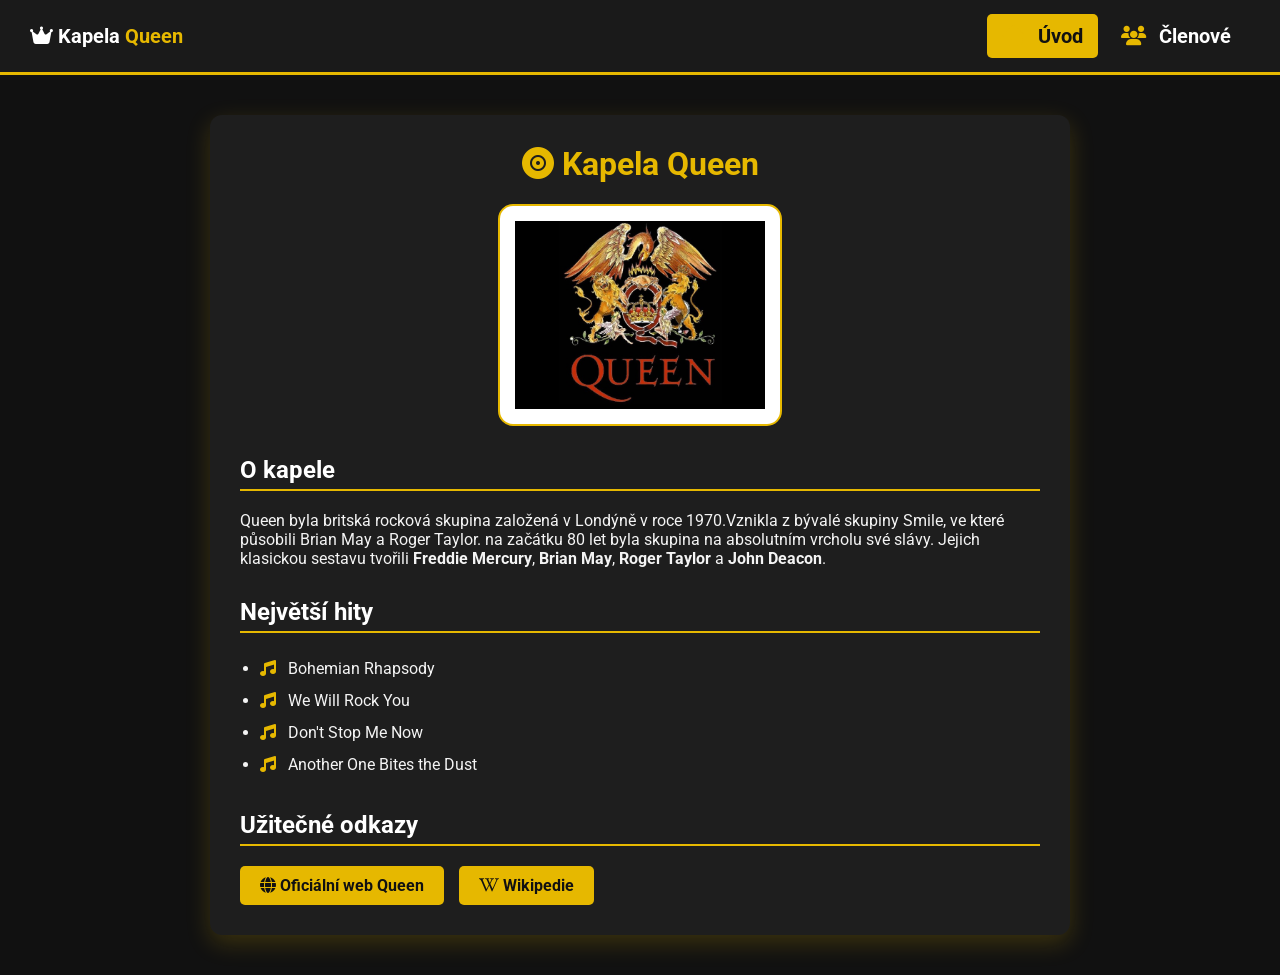
<file: index.html>
<!DOCTYPE html>
<html lang="cs">
<head>
    <meta charset="UTF-8">
    <meta name="viewport" content="width=device-width, initial-scale=1.0">
    <title>Queen - Legendární Rocková Kapela</title>

    
    <link rel="preconnect" href="https://fonts.googleapis.com">
    <link rel="preconnect" href="https://fonts.gstatic.com" crossorigin>
    <link href="https://fonts.googleapis.com/css2?family=Roboto:wght@400;700&display=swap" rel="stylesheet">

    
    <link rel="stylesheet" href="https://cdnjs.cloudflare.com/ajax/libs/font-awesome/6.5.1/css/all.min.css">

    
    <link rel="stylesheet" href="style.css">
</head>
<body>

    
    <nav id="navbar">
        <div class="logo">
            <i class="fa-solid fa-crown"></i> Kapela <span class="text-primary">Queen</span>
        </div>
        <ul>
            <li><a href="index.html" class="active"><i class="fa-solid fa-house"></i> Úvod</a></li>
            <li><a href="clenove.html"><i class="fa-solid fa-users"></i> Členové</a></li>
        </ul>
    </nav>

    
    <div class="container">
        <h1><i class="fa-solid fa-record-vinyl"></i> Kapela Queen</h1>

        
        <img src="logo.jpg" alt="Logo Queen" class="hero-img-logo">

        <h2>O kapele</h2>
        <p>Queen byla britská rocková skupina založená v Londýně v roce 1970.Vznikla z bývalé skupiny Smile, ve které působili Brian May a Roger Taylor. na začátku 80 let byla skupina na absolutním vrcholu své slávy. Jejich klasickou sestavu tvořili <strong>Freddie Mercury</strong>, <strong>Brian May</strong>, <strong>Roger Taylor</strong> a <strong>John Deacon</strong>.</p>

        <h2>Největší hity</h2>
        <ul>
            <li><i class="fa-solid fa-music"></i> Bohemian Rhapsody</li>
            <li><i class="fa-solid fa-music"></i> We Will Rock You</li>
            <li><i class="fa-solid fa-music"></i> Don't Stop Me Now</li>
            <li><i class="fa-solid fa-music"></i> Another One Bites the Dust</li>
        </ul>

        <h2>Užitečné odkazy</h2>
        <div class="links-box">
            <a href="https://www.queenonline.com" target="_blank" class="btn"><i class="fa-solid fa-globe"></i> Oficiální web Queen</a>
            <a href="https://cs.wikipedia.org/wiki/Queen" target="_blank" class="btn"><i class="fa-brands fa-wikipedia-w"></i> Wikipedie</a>
        </div>
    </div>

</body>
</html>
</file>
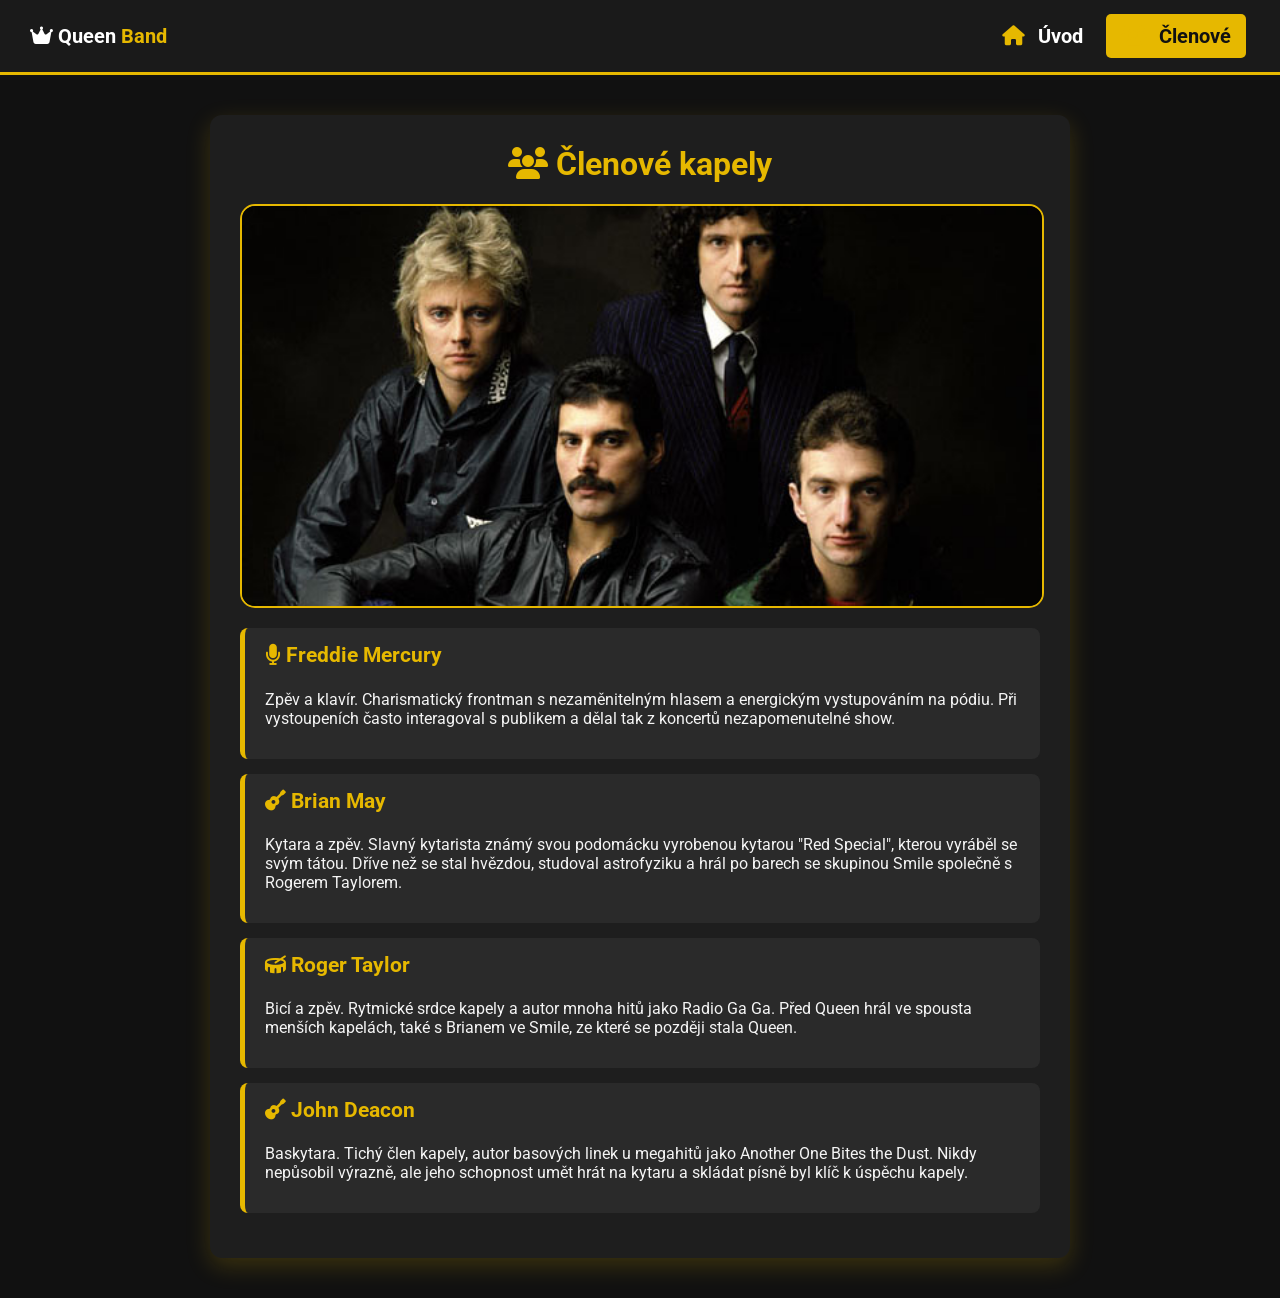
<file: clenove.html>
<!DOCTYPE html>
<html lang="cs">
<head>
    <meta charset="UTF-8">
    <meta name="viewport" content="width=device-width, initial-scale=1.0">
    <title>Členové - Queen</title>

    
    <link rel="preconnect" href="https://fonts.googleapis.com">
    <link rel="preconnect" href="https://fonts.gstatic.com" crossorigin>
    <link href="https://fonts.googleapis.com/css2?family=Roboto:wght@400;700&display=swap" rel="stylesheet">

    
    <link rel="stylesheet" href="https://cdnjs.cloudflare.com/ajax/libs/font-awesome/6.5.1/css/all.min.css">

    
    <link rel="stylesheet" href="style.css">
</head>
<body>

    
    <nav id="navbar">
        <div class="logo">
            <i class="fa-solid fa-crown"></i> Queen <span class="text-primary">Band</span>
        </div>
        <ul>
            <li><a href="index.html"><i class="fa-solid fa-house"></i> Úvod</a></li>
            <li><a href="clenove.html" class="active"><i class="fa-solid fa-users"></i> Členové</a></li>
        </ul>
    </nav>

  
    <div class="container">
        <h1><i class="fa-solid fa-users"></i> Členové kapely</h1>

        
        <img src="queen.jpg" alt="Členové kapely Queen" class="hero-img">

        <div class="member-card">
            <h2><i class="fa-solid fa-microphone"></i> Freddie Mercury</h2>
            <p>Zpěv a klavír. Charismatický frontman s nezaměnitelným hlasem a energickým vystupováním na pódiu.
                Při vystoupeních často interagoval s publikem a dělal tak z koncertů nezapomenutelné show.
            </p>
        </div>

        <div class="member-card">
            <h2><i class="fa-solid fa-guitar"></i> Brian May</h2>
            <p>Kytara a zpěv. Slavný kytarista známý svou podomácku vyrobenou kytarou "Red Special", kterou vyráběl se svým tátou.
                Dříve než se stal hvězdou, studoval astrofyziku a hrál po barech se skupinou Smile společně s Rogerem Taylorem.
            </p>
        </div>

        <div class="member-card">
            <h2><i class="fa-solid fa-drum"></i> Roger Taylor</h2>
            <p>Bicí a zpěv. Rytmické srdce kapely a autor mnoha hitů jako Radio Ga Ga.
                Před Queen hrál ve spousta menších kapelách, také s Brianem ve Smile, ze které se později stala Queen.
            </p>
        </div>

        <div class="member-card">
            <h2><i class="fa-solid fa-guitar"></i> John Deacon</h2>
            <p>Baskytara. Tichý člen kapely, autor basových linek u megahitů jako Another One Bites the Dust.
                Nikdy nepůsobil výrazně, ale jeho schopnost umět hrát na kytaru a skládat písně byl klíč k úspěchu kapely.
            </p>
        </div>
    </div>

</body>
</html>
</file>
<file: style.css>
body {
    background-color: #111111;
    font-family: 'Roboto', sans-serif;
    color: #f4f4f4;
    margin: 0;
    padding: 0;
}


#navbar {
    background-color: #1a1a1a;
    color: white;
    display: flex;
    justify-content: space-between;
    align-items: center;
    padding: 16px 30px;
    font-size: 20px;
    font-weight: bold;
    border-bottom: 3px solid #e6b800; 
}

#navbar a {
    color: white;
    text-decoration: none;
    transition: background-color 0.3s ease;
}

#navbar ul {
    display: flex;
    list-style: none;
    align-items: center;
    margin: 0;
    padding: 0;
}

#navbar ul li a {
    padding: 10px 15px;
    margin: 0 4px;
}


#navbar ul li a:hover, #navbar ul li a.active {
    background-color: #e6b800; 
    color: #111;
    border-radius: 5px;
}

.text-primary {
    color: #e6b800;
}


.container {
    max-width: 800px;
    margin: 40px auto;
    padding: 30px;
    background-color: #1e1e1e;
    border-radius: 12px;
    box-shadow: 0px 8px 25px rgba(230, 184, 0, 0.2);
}


h1 {
    color: #e6b800;
    text-align: center;
    margin-top: 0;
}

h2 {
    color: #ffffff;
    border-bottom: 2px solid #e6b800;
    padding-bottom: 5px;
    margin-top: 30px;
}


.hero-img-logo {
    display: block;
    max-width: 250px;
    height: auto;
    margin: 20px auto;
    padding: 15px;
    background-color: #ffffff; 
    border-radius: 15px;
    border: 2px solid #e6b800;
}


.hero-img {
    display: block;
    width: 100%;
    max-height: 400px;
    object-fit: cover;
    border-radius: 15px; 
    margin: 20px 0;
    border: 2px solid #e6b800;
}


ul {
    line-height: 2;
    padding-left: 20px;
}

ul li i {
    color: #e6b800;
    margin-right: 8px;
}


.links-box {
    display: flex;
    gap: 15px;
    margin-top: 15px;
}

.btn {
    display: inline-block;
    padding: 10px 20px;
    background-color: #e6b800;
    color: #111;
    text-decoration: none;
    font-weight: bold;
    border-radius: 5px;
    transition: all 0.3s ease;
}

.btn:hover {
    background-color: #ffffff;
    transform: translateY(-3px); 
}

/* PŘEKVAPENÍ :-) - Karty členů kapely s interaktivním efektem */
.member-card {
    background-color: #2a2a2a;
    padding: 15px 20px;
    margin-bottom: 15px;
    border-radius: 8px;
    border-left: 5px solid #e6b800;
    transition: transform 0.3s ease, box-shadow 0.3s ease;
}

.member-card:hover {
    transform: translateX(8px); /* Posun karty vpravo při najetí myší */
    box-shadow: 0px 4px 15px rgba(230, 184, 0, 0.3);
}

.member-card h2 {
    margin-top: 0;
    border: none;
    font-size: 1.3rem;
    color: #e6b800;
}
</file>
